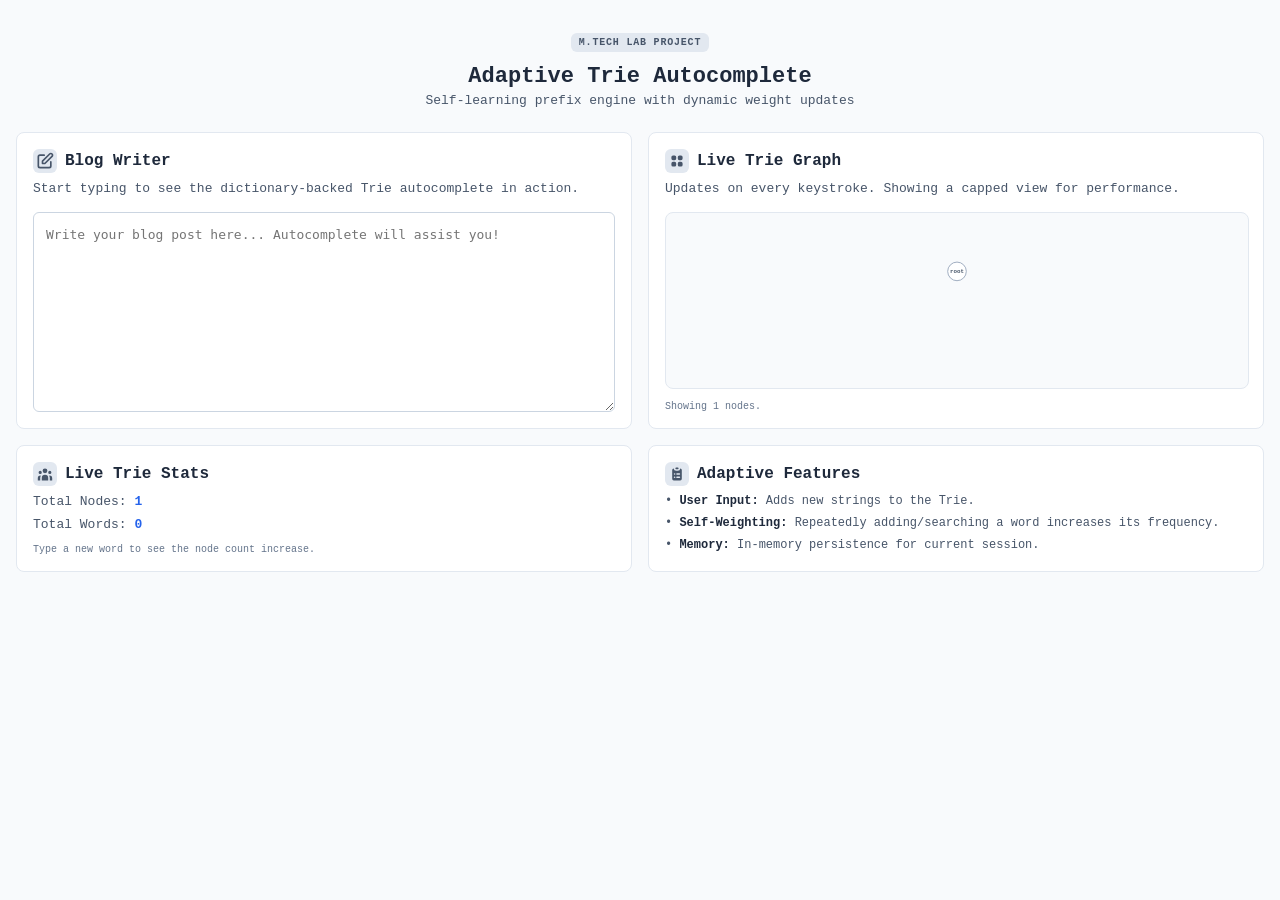
<file: index.html>
<!DOCTYPE html>
<html lang="en">

<head>
    <meta charset="UTF-8">
    <meta name="viewport" content="width=device-width, initial-scale=1.0">
    <title>Adaptive Trie Autocomplete</title>
    <link rel="stylesheet" href="style.css">
</head>

<body class="page">

    <div class="container">
        <!-- Header Section -->
        <div class="header">
            <span class="badge">M.Tech Lab Project</span>
            <h1 class="title">Adaptive Trie Autocomplete</h1>
            <p class="subtitle">Self-learning prefix engine with dynamic weight updates</p>
        </div>



        <!-- Documentation Card -->
        <div class="stats-grid">
            <!-- Blog Writer Section -->
            <div class="card">
                <h3 class="card-title">
                    <span class="icon-badge">
                        <svg class="w-5 h-5" fill="none" stroke="currentColor" viewBox="0 0 24 24">
                            <path stroke-linecap="round" stroke-linejoin="round" stroke-width="2"
                                d="M11 5H6a2 2 0 00-2 2v11a2 2 0 002 2h11a2 2 0 002-2v-5m-1.414-9.414a2 2 0 112.828 2.828L11.828 15H9v-2.828l8.586-8.586z">
                            </path>
                        </svg>
                    </span>
                    Blog Writer
                </h3>
                <p class="text-muted">Start typing to see the dictionary-backed Trie autocomplete in
                    action.</p>
                <div class="editor-wrap">
                    <textarea id="blogEditor" rows="8" class="editor"
                        placeholder="Write your blog post here... Autocomplete will assist you!"></textarea>
                    <!-- Editor Suggestions -->
                    <div id="editorSuggestions" class="editor-suggestions hidden">
                    </div>
                </div>
            </div>

            <div class="card">
                <h3 class="card-title">
                    <span class="icon-badge">
                        <svg class="w-4 h-4" fill="currentColor" viewBox="0 0 20 20">
                            <path
                                d="M5 3a2 2 0 00-2 2v2a2 2 0 002 2h2a2 2 0 002-2V5a2 2 0 00-2-2H5zm8 0a2 2 0 00-2 2v2a2 2 0 002 2h2a2 2 0 002-2V5a2 2 0 00-2-2h-2zM5 11a2 2 0 00-2 2v2a2 2 0 002 2h2a2 2 0 002-2v-2a2 2 0 00-2-2H5zm8 0a2 2 0 00-2 2v2a2 2 0 002 2h2a2 2 0 002-2v-2a2 2 0 00-2-2h-2z">
                            </path>
                        </svg>
                    </span>
                    Live Trie Graph
                </h3>
                <p class="text-muted">Updates on every keystroke. Showing a capped view for performance.</p>
                <div class="graph-wrap">
                    <svg id="trieGraph" class="trie-graph" role="img" aria-label="Trie graph visualization"></svg>
                </div>
                <p id="graphStatus" class="note"></p>
            </div>
            <div class="card">
                <h3 class="card-title">
                    <span class="icon-badge">
                        <svg class="w-4 h-4" fill="currentColor" viewBox="0 0 20 20">
                            <path
                                d="M13 6a3 3 0 11-6 0 3 3 0 016 0zM18 8a2 2 0 11-4 0 2 2 0 014 0zM14 15a4 4 0 00-8 0v3h8v-3zM6 8a2 2 0 11-4 0 2 2 0 014 0zM16 18v-3a5.972 5.972 0 00-.75-2.906A3.005 3.005 0 0119 15v3h-3zM4.75 12.094A5.973 5.973 0 004 15v3H1v-3a3 3 0 013.75-2.906z">
                            </path>
                        </svg>
                    </span>
                    Live Trie Stats
                </h3>
                <div class="stat-lines">
                    <p class="stat-line">Total Nodes: <span id="nodeCount" class="stat-value">0</span></p>
                    <p class="stat-line">Total Words: <span id="wordCountDisplay" class="stat-value">0</span></p>
                </div>
                <p class="note">Type a new word to see the node count increase.</p>
            </div>

            <div class="card">
                <h3 class="card-title">
                    <span class="icon-badge">
                        <svg class="w-4 h-4" fill="currentColor" viewBox="0 0 20 20">
                            <path d="M9 2a1 1 0 000 2h2a1 1 0 100-2H9z"></path>
                            <path fill-rule="evenodd"
                                d="M4 5a2 2 0 012-2 3 3 0 003 3h2a3 3 0 003-3 2 2 0 012 2v11a2 2 0 01-2 2H6a2 2 0 01-2-2V5zm3 4a1 1 0 000 2h.01a1 1 0 100-2H7zm3 0a1 1 0 000 2h3a1 1 0 100-2h-3zm-3 4a1 1 0 100 2h.01a1 1 0 100-2H7zm3 0a1 1 0 100 2h3a1 1 0 100-2h-3z"
                                clip-rule="evenodd"></path>
                        </svg>
                    </span>
                    Adaptive Features
                </h3>
                <ul class="feature-list">
                    <li>• <span class="text-strong">User Input:</span> Adds new strings to the Trie.</li>
                    <li>• <span class="text-strong">Self-Weighting:</span> Repeatedly adding/searching a word increases
                        its
                        frequency.</li>
                    <li>• <span class="text-strong">Memory:</span> In-memory persistence for current session.</li>
                </ul>
            </div>
        </div>
    </div>

    <!-- Toast Notification -->
    <div id="toast" class="toast"></div>

    <!-- Loading Status -->
    <div id="loadingStatus" class="loading-status">
        <p id="loadingText"></p>
    </div>

    <script src="script.js"></script>
</body>

</html>
</file>
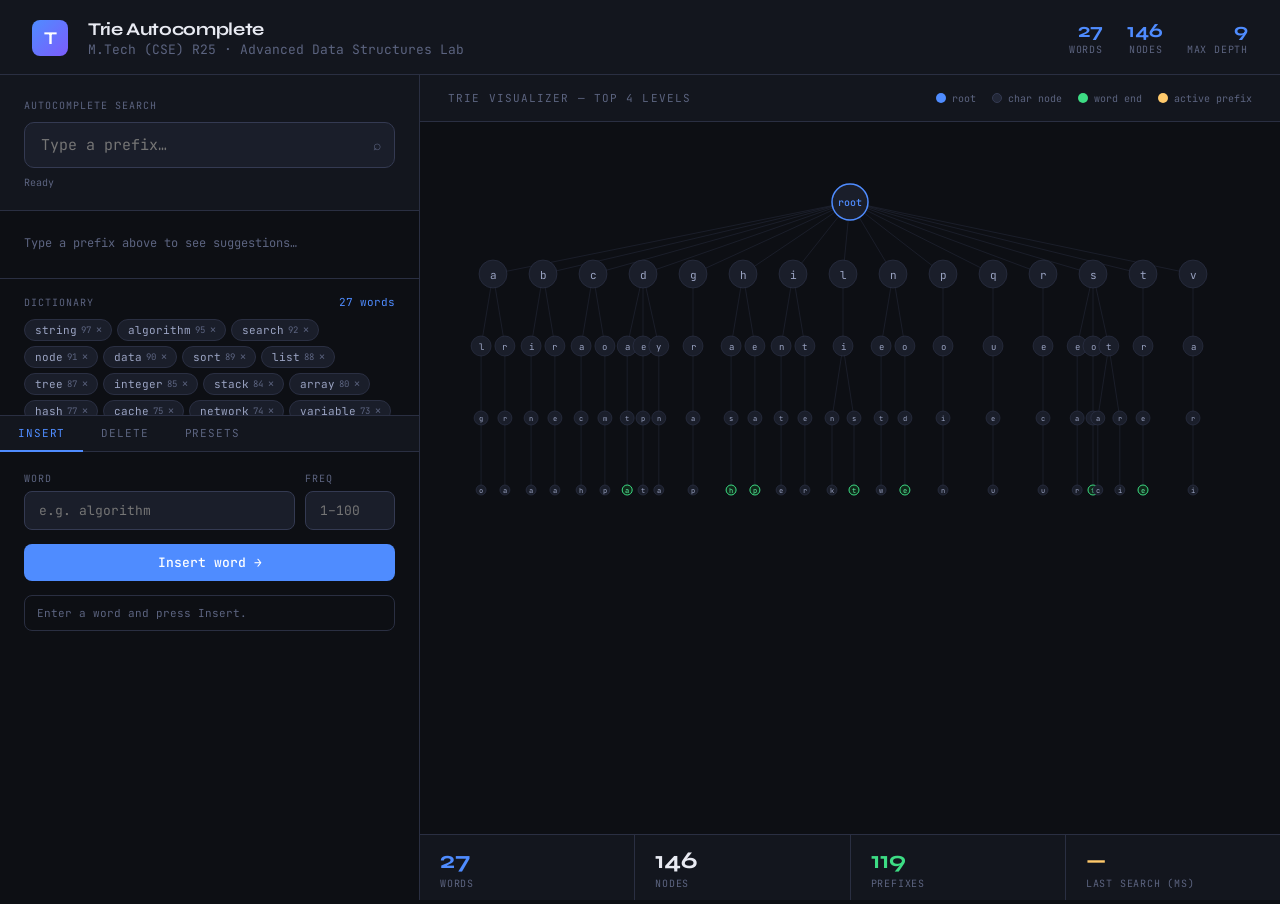
<file: triee_clause.html>
<!DOCTYPE html>
<html lang="en">
<head>
<meta charset="UTF-8">
<meta name="viewport" content="width=device-width, initial-scale=1.0">
<title>Autocomplete — Trie Data Structure</title>
<link href="https://fonts.googleapis.com/css2?family=JetBrains+Mono:wght@300;400;500;700&family=Syne:wght@400;600;700;800&display=swap" rel="stylesheet">
<style>
  *, *::before, *::after { box-sizing: border-box; margin: 0; padding: 0; }

  :root {
    --bg:       #0d0f14;
    --bg1:      #13161e;
    --bg2:      #1a1e2a;
    --bg3:      #222737;
    --border:   #2a2f42;
    --border2:  #343a52;
    --accent:   #4f8cff;
    --accent2:  #7eb3ff;
    --green:    #3ddc84;
    --green2:   #5aeea0;
    --amber:    #ffc96b;
    --red:      #ff6b6b;
    --text:     #e8eaf2;
    --text2:    #9aa3c2;
    --text3:    #5c6480;
    --mono:     'JetBrains Mono', monospace;
    --sans:     'Syne', sans-serif;
  }

  html, body { height: 100%; background: var(--bg); color: var(--text); font-family: var(--mono); overflow-x: hidden; }

  /* ── SCROLLBAR ── */
  ::-webkit-scrollbar { width: 4px; height: 4px; }
  ::-webkit-scrollbar-track { background: transparent; }
  ::-webkit-scrollbar-thumb { background: var(--border2); border-radius: 2px; }

  /* ── LAYOUT ── */
  .app { display: grid; grid-template-rows: auto 1fr; min-height: 100vh; }

  /* ── HEADER ── */
  header {
    padding: 18px 32px 16px;
    border-bottom: 1px solid var(--border);
    display: flex; align-items: center; gap: 20px;
    background: var(--bg1);
    position: sticky; top: 0; z-index: 100;
  }
  .logo-mark {
    width: 36px; height: 36px; border-radius: 8px;
    background: linear-gradient(135deg, var(--accent) 0%, #7c5cfc 100%);
    display: flex; align-items: center; justify-content: center;
    font-size: 18px; font-weight: 700; color: #fff; font-family: var(--sans);
    flex-shrink: 0;
  }
  header h1 { font-family: var(--sans); font-size: 18px; font-weight: 700; color: var(--text); letter-spacing: -0.02em; }
  header h1 span { color: var(--text3); font-weight: 400; font-size: 13px; display: block; margin-top: 1px; font-family: var(--mono); letter-spacing: 0; }
  .header-stats { margin-left: auto; display: flex; gap: 24px; }
  .hstat { text-align: right; }
  .hstat-val { font-size: 20px; font-weight: 700; color: var(--accent); font-family: var(--sans); line-height: 1; }
  .hstat-label { font-size: 10px; color: var(--text3); margin-top: 2px; text-transform: uppercase; letter-spacing: .08em; }

  /* ── MAIN GRID ── */
  main { display: grid; grid-template-columns: 420px 1fr; gap: 0; height: 100%; }

  /* ── LEFT PANEL ── */
  .left-panel { border-right: 1px solid var(--border); display: flex; flex-direction: column; height: calc(100vh - 71px); overflow: hidden; }

  /* ── AUTOCOMPLETE BOX ── */
  .search-section {
    padding: 24px 24px 20px;
    border-bottom: 1px solid var(--border);
    background: var(--bg1);
  }
  .search-label { font-size: 10px; text-transform: uppercase; letter-spacing: .1em; color: var(--text3); margin-bottom: 10px; }
  .search-wrap { position: relative; }
  .search-input {
    width: 100%;
    background: var(--bg2);
    border: 1px solid var(--border2);
    border-radius: 10px;
    padding: 12px 44px 12px 16px;
    font-family: var(--mono);
    font-size: 15px;
    color: var(--text);
    outline: none;
    transition: border-color .2s, box-shadow .2s;
    caret-color: var(--accent);
  }
  .search-input:focus { border-color: var(--accent); box-shadow: 0 0 0 3px rgba(79,140,255,.12); }
  .search-icon { position: absolute; right: 14px; top: 50%; transform: translateY(-50%); color: var(--text3); font-size: 14px; pointer-events: none; }
  .timing { font-size: 10px; color: var(--text3); margin-top: 8px; height: 14px; transition: color .2s; }
  .timing.hit { color: var(--green); }

  /* ── SUGGESTIONS ── */
  .suggestions-wrap { padding: 16px 24px; border-bottom: 1px solid var(--border); min-height: 68px; }
  .sugg-empty { font-size: 12px; color: var(--text3); padding: 8px 0; }
  .sugg-list { display: flex; flex-direction: column; gap: 4px; }
  .sugg-item {
    display: flex; align-items: center; gap: 0;
    padding: 8px 12px; border-radius: 8px;
    background: var(--bg2); border: 1px solid var(--border);
    cursor: pointer; transition: background .15s, border-color .15s;
    font-size: 13px; position: relative; overflow: hidden;
  }
  .sugg-item:hover { background: var(--bg3); border-color: var(--accent); }
  .sugg-item.top { border-color: var(--accent); }
  .sugg-rank { font-size: 9px; color: var(--text3); min-width: 18px; margin-right: 6px; }
  .sugg-match { color: var(--accent); font-weight: 500; }
  .sugg-rest { color: var(--text2); }
  .sugg-freq {
    margin-left: auto; font-size: 10px; padding: 2px 6px;
    background: var(--bg3); border-radius: 4px; color: var(--text3);
    border: 1px solid var(--border);
  }
  .sugg-item.top .sugg-freq { background: rgba(79,140,255,.12); color: var(--accent2); border-color: rgba(79,140,255,.3); }
  .sugg-bar {
    position: absolute; left: 0; top: 0; bottom: 0;
    background: rgba(79,140,255,.05); border-right: 2px solid transparent;
    transition: width .3s ease;
  }
  .sugg-item.top .sugg-bar { border-right-color: var(--accent); }

  /* ── TABS ── */
  .ops-section { flex: 1; display: flex; flex-direction: column; overflow: hidden; }
  .tab-bar { display: flex; border-bottom: 1px solid var(--border); background: var(--bg1); }
  .tab-btn {
    padding: 10px 18px; font-size: 11px; font-family: var(--mono);
    text-transform: uppercase; letter-spacing: .08em;
    color: var(--text3); background: transparent; border: none;
    cursor: pointer; border-bottom: 2px solid transparent;
    margin-bottom: -1px; transition: color .15s, border-color .15s;
  }
  .tab-btn.active { color: var(--accent); border-bottom-color: var(--accent); }
  .tab-content { flex: 1; overflow-y: auto; padding: 20px 24px; }
  .tab-pane { display: none; }
  .tab-pane.active { display: block; }

  /* ── FORM ELEMENTS ── */
  .field { margin-bottom: 14px; }
  .field label { font-size: 10px; text-transform: uppercase; letter-spacing: .1em; color: var(--text3); display: block; margin-bottom: 6px; }
  .field input {
    width: 100%; background: var(--bg2); border: 1px solid var(--border2);
    border-radius: 8px; padding: 10px 14px; font-family: var(--mono);
    font-size: 13px; color: var(--text); outline: none;
    transition: border-color .2s, box-shadow .2s;
  }
  .field input:focus { border-color: var(--accent); box-shadow: 0 0 0 3px rgba(79,140,255,.1); }
  .field-row { display: flex; gap: 10px; }
  .field-row .field { flex: 1; margin-bottom: 0; }
  .field-row .field.narrow { flex: 0 0 90px; }

  .btn {
    width: 100%; padding: 10px 20px; border-radius: 8px;
    font-family: var(--mono); font-size: 13px; font-weight: 500;
    cursor: pointer; border: none; transition: opacity .15s, transform .1s;
    margin-top: 14px;
  }
  .btn:active { transform: scale(.98); }
  .btn-primary { background: var(--accent); color: #fff; }
  .btn-primary:hover { opacity: .9; }
  .btn-danger { background: transparent; color: var(--red); border: 1px solid var(--red); }
  .btn-danger:hover { background: rgba(255,107,107,.08); }

  /* ── LOG ── */
  .log-box {
    margin-top: 14px; padding: 10px 12px; border-radius: 8px;
    background: var(--bg); border: 1px solid var(--border);
    font-size: 11px; color: var(--text3); min-height: 36px;
    transition: color .2s;
  }
  .log-box.ok { color: var(--green); }
  .log-box.err { color: var(--red); }
  .log-box.info { color: var(--amber); }

  /* ── PRESET CHIPS ── */
  .preset-grid { display: grid; grid-template-columns: 1fr 1fr; gap: 8px; }
  .preset-chip {
    padding: 10px 14px; border-radius: 8px; border: 1px solid var(--border2);
    background: var(--bg2); cursor: pointer; font-family: var(--mono);
    font-size: 11px; color: var(--text2); transition: all .15s; text-align: left;
  }
  .preset-chip:hover { border-color: var(--accent); color: var(--accent); background: rgba(79,140,255,.05); }
  .preset-chip strong { display: block; font-size: 13px; margin-bottom: 2px; color: var(--text); }
  .clear-btn {
    width: 100%; margin-top: 14px; padding: 8px; border-radius: 8px;
    background: transparent; border: 1px solid var(--border2);
    color: var(--text3); font-family: var(--mono); font-size: 11px;
    cursor: pointer; transition: all .15s;
  }
  .clear-btn:hover { border-color: var(--red); color: var(--red); background: rgba(255,107,107,.04); }

  /* ── DICTIONARY ── */
  .dict-section { padding: 16px 24px 0; border-bottom: 1px solid var(--border); }
  .dict-header { display: flex; align-items: center; justify-content: space-between; margin-bottom: 10px; }
  .dict-title { font-size: 10px; text-transform: uppercase; letter-spacing: .1em; color: var(--text3); }
  .dict-count { font-size: 11px; color: var(--accent); }
  .dict-chips { display: flex; flex-wrap: wrap; gap: 5px; max-height: 96px; overflow-y: auto; padding-bottom: 16px; }
  .dict-chip {
    display: flex; align-items: center; gap: 4px;
    padding: 3px 8px 3px 10px; border-radius: 20px;
    background: var(--bg2); border: 1px solid var(--border);
    font-size: 11px; color: var(--text2);
    transition: border-color .15s;
  }
  .dict-chip:hover { border-color: var(--border2); }
  .dict-chip .chip-freq { font-size: 9px; color: var(--text3); }
  .dict-chip .chip-del { font-size: 10px; color: var(--text3); cursor: pointer; padding: 0 1px; line-height: 1; transition: color .15s; }
  .dict-chip .chip-del:hover { color: var(--red); }

  /* ── RIGHT PANEL ── */
  .right-panel { display: flex; flex-direction: column; height: calc(100vh - 71px); overflow: hidden; }
  .vis-header { padding: 16px 28px; border-bottom: 1px solid var(--border); display: flex; align-items: center; gap: 16px; background: var(--bg1); flex-shrink: 0; }
  .vis-title { font-size: 11px; text-transform: uppercase; letter-spacing: .1em; color: var(--text3); }
  .vis-legend { display: flex; gap: 16px; margin-left: auto; }
  .leg-item { display: flex; align-items: center; gap: 6px; font-size: 10px; color: var(--text3); }
  .leg-dot { width: 10px; height: 10px; border-radius: 50%; }
  .leg-dot.root { background: var(--accent); }
  .leg-dot.mid { background: var(--bg3); border: 1px solid var(--border2); }
  .leg-dot.end { background: var(--green); }
  .leg-dot.highlight { background: var(--amber); }

  .vis-body { flex: 1; overflow: auto; padding: 24px 28px; }
  #trie-canvas { width: 100%; min-height: 400px; }

  /* ── INFO CARDS ── */
  .info-strip { display: grid; grid-template-columns: repeat(4,1fr); gap: 1px; border-top: 1px solid var(--border); background: var(--border); flex-shrink: 0; }
  .info-card { background: var(--bg1); padding: 14px 20px; }
  .info-val { font-size: 24px; font-weight: 700; color: var(--text); font-family: var(--sans); line-height: 1; }
  .info-val.accent { color: var(--accent); }
  .info-val.green { color: var(--green); }
  .info-val.amber { color: var(--amber); }
  .info-label { font-size: 10px; color: var(--text3); margin-top: 4px; text-transform: uppercase; letter-spacing: .08em; }

  /* ── ANIMATIONS ── */
  @keyframes fadeIn { from { opacity: 0; transform: translateY(4px); } to { opacity: 1; transform: none; } }
  .sugg-item { animation: fadeIn .15s ease both; }
  .sugg-item:nth-child(1) { animation-delay: 0ms; }
  .sugg-item:nth-child(2) { animation-delay: 30ms; }
  .sugg-item:nth-child(3) { animation-delay: 60ms; }
  .sugg-item:nth-child(4) { animation-delay: 90ms; }
  .sugg-item:nth-child(5) { animation-delay: 120ms; }

  /* ── RESPONSIVE ── */
  @media (max-width: 900px) {
    main { grid-template-columns: 1fr; grid-template-rows: auto auto; }
    .left-panel { height: auto; }
    .right-panel { height: 480px; }
    .info-strip { grid-template-columns: repeat(2,1fr); }
    header { padding: 14px 20px; }
    .header-stats { gap: 16px; }
  }
</style>
</head>
<body>
<div class="app">

  <header>
    <div class="logo-mark">T</div>
    <h1>Trie Autocomplete <span>M.Tech (CSE) R25 · Advanced Data Structures Lab</span></h1>
    <div class="header-stats">
      <div class="hstat"><div class="hstat-val" id="h-words">0</div><div class="hstat-label">Words</div></div>
      <div class="hstat"><div class="hstat-val" id="h-nodes">1</div><div class="hstat-label">Nodes</div></div>
      <div class="hstat"><div class="hstat-val" id="h-depth">0</div><div class="hstat-label">Max Depth</div></div>
    </div>
  </header>

  <main>
    <!-- ── LEFT PANEL ── -->
    <div class="left-panel">

      <!-- Search -->
      <div class="search-section">
        <div class="search-label">Autocomplete Search</div>
        <div class="search-wrap">
          <input class="search-input" id="search-input" type="text" placeholder="Type a prefix…" autocomplete="off" spellcheck="false">
          <span class="search-icon">⌕</span>
        </div>
        <div class="timing" id="timing">Ready</div>
      </div>

      <!-- Suggestions -->
      <div class="suggestions-wrap" id="sugg-wrap">
        <div class="sugg-empty">Type a prefix above to see suggestions…</div>
      </div>

      <!-- Dictionary -->
      <div class="dict-section">
        <div class="dict-header">
          <div class="dict-title">Dictionary</div>
          <div class="dict-count" id="dict-count">0 words</div>
        </div>
        <div class="dict-chips" id="dict-chips">
          <span style="font-size:11px;color:var(--text3)">No words yet.</span>
        </div>
      </div>

      <!-- Operations -->
      <div class="ops-section">
        <div class="tab-bar">
          <button class="tab-btn active" onclick="switchTab('insert',this)">Insert</button>
          <button class="tab-btn" onclick="switchTab('delete',this)">Delete</button>
          <button class="tab-btn" onclick="switchTab('preset',this)">Presets</button>
        </div>
        <div class="tab-content">

          <!-- Insert tab -->
          <div class="tab-pane active" id="tab-insert">
            <div class="field-row">
              <div class="field">
                <label>Word</label>
                <input type="text" id="ins-word" placeholder="e.g. algorithm" spellcheck="false" onkeydown="if(event.key==='Enter')doInsert()">
              </div>
              <div class="field narrow">
                <label>Freq</label>
                <input type="number" id="ins-freq" placeholder="1–100" min="1" max="999">
              </div>
            </div>
            <button class="btn btn-primary" onclick="doInsert()">Insert word →</button>
            <div class="log-box" id="ins-log">Enter a word and press Insert.</div>
          </div>

          <!-- Delete tab -->
          <div class="tab-pane" id="tab-delete">
            <div class="field">
              <label>Word to delete</label>
              <input type="text" id="del-word" placeholder="e.g. stack" spellcheck="false" onkeydown="if(event.key==='Enter')doDelete()">
            </div>
            <button class="btn btn-danger" onclick="doDelete()">Delete word ✕</button>
            <div class="log-box" id="del-log">Enter a word to remove from the Trie.</div>
          </div>

          <!-- Preset tab -->
          <div class="tab-pane" id="tab-preset">
            <div class="preset-grid">
              <div class="preset-chip" onclick="loadPreset('tech')"><strong>Tech Terms</strong>27 words</div>
              <div class="preset-chip" onclick="loadPreset('geo')"><strong>World Cities</strong>25 words</div>
              <div class="preset-chip" onclick="loadPreset('sci')"><strong>Science</strong>28 words</div>
              <div class="preset-chip" onclick="loadPreset('ds')"><strong>Data Structures</strong>22 words</div>
            </div>
            <div class="log-box" id="preset-log">Choose a preset to bulk-load.</div>
            <button class="clear-btn" onclick="clearAll()">⊘ Clear entire Trie</button>
          </div>

        </div>
      </div>
    </div>

    <!-- ── RIGHT PANEL ── -->
    <div class="right-panel">
      <div class="vis-header">
        <span class="vis-title">Trie Visualizer — top 4 levels</span>
        <div class="vis-legend">
          <div class="leg-item"><div class="leg-dot root"></div>root</div>
          <div class="leg-item"><div class="leg-dot mid"></div>char node</div>
          <div class="leg-item"><div class="leg-dot end"></div>word end</div>
          <div class="leg-item"><div class="leg-dot highlight"></div>active prefix</div>
        </div>
      </div>
      <div class="vis-body">
        <svg id="trie-canvas"></svg>
      </div>
      <div class="info-strip">
        <div class="info-card"><div class="info-val accent" id="i-words">0</div><div class="info-label">Words</div></div>
        <div class="info-card"><div class="info-val" id="i-nodes">1</div><div class="info-label">Nodes</div></div>
        <div class="info-card"><div class="info-val green" id="i-prefixes">0</div><div class="info-label">Prefixes</div></div>
        <div class="info-card"><div class="info-val amber" id="i-time">—</div><div class="info-label">Last search (ms)</div></div>
      </div>
    </div>
  </main>

</div>

<script>
// ═══════════════════════════════════════════
//  TRIE DATA STRUCTURE
// ═══════════════════════════════════════════
class TrieNode {
  constructor() { this.children = {}; this.isEnd = false; this.freq = 1; }
}

class Trie {
  constructor() { this.root = new TrieNode(); this.wordCount = 0; this.nodeCount = 1; }

  insert(word, freq = 1) {
    let node = this.root, added = 0;
    for (const ch of word) {
      if (!node.children[ch]) { node.children[ch] = new TrieNode(); added++; }
      node = node.children[ch];
    }
    if (!node.isEnd) { node.isEnd = true; this.wordCount++; }
    node.freq = freq;
    this.nodeCount += added;
    return added;
  }

  search(prefix, topK = 8) {
    let node = this.root;
    for (const ch of prefix) { if (!node.children[ch]) return []; node = node.children[ch]; }
    const results = [];
    const dfs = (n, w) => {
      if (results.length >= topK * 3) return;
      if (n.isEnd) results.push({ word: w, freq: n.freq });
      for (const ch of Object.keys(n.children).sort()) dfs(n.children[ch], w + ch);
    };
    dfs(node, prefix);
    return results.sort((a, b) => b.freq - a.freq || a.word.localeCompare(b.word)).slice(0, topK);
  }

  contains(word) {
    let node = this.root;
    for (const ch of word) { if (!node.children[ch]) return false; node = node.children[ch]; }
    return node.isEnd;
  }

  delete(word) {
    const path = [];
    let node = this.root;
    for (const ch of word) {
      if (!node.children[ch]) return false;
      path.push([node, ch]);
      node = node.children[ch];
    }
    if (!node.isEnd) return false;
    node.isEnd = false; this.wordCount--;
    for (let i = path.length - 1; i >= 0; i--) {
      const [parent, ch] = path[i];
      const child = parent.children[ch];
      if (!Object.keys(child.children).length && !child.isEnd) { delete parent.children[ch]; this.nodeCount--; }
      else break;
    }
    return true;
  }

  allWords() {
    const res = [];
    const dfs = (n, w) => { if (n.isEnd) res.push({ word: w, freq: n.freq }); for (const ch in n.children) dfs(n.children[ch], w + ch); };
    dfs(this.root, '');
    return res.sort((a, b) => b.freq - a.freq || a.word.localeCompare(b.word));
  }

  maxDepth() {
    let d = 0;
    const dfs = (n, depth) => { d = Math.max(d, depth); for (const ch in n.children) dfs(n.children[ch], depth + 1); };
    dfs(this.root, 0); return d;
  }

  countPrefixes() {
    let c = 0;
    const dfs = n => { if (Object.keys(n.children).length) c++; for (const ch in n.children) dfs(n.children[ch]); };
    dfs(this.root); return c;
  }
}

// ═══════════════════════════════════════════
//  PRESETS
// ═══════════════════════════════════════════
const PRESETS = {
  tech: [['algorithm',95],['array',80],['binary',70],['breadth',60],['cache',75],['compiler',65],['data',90],['depth',58],['dynamic',72],['graph',68],['hash',77],['heap',62],['integer',85],['iterator',55],['linked',63],['list',88],['network',74],['node',91],['pointer',59],['queue',66],['recursion',71],['search',92],['sort',89],['stack',84],['string',97],['tree',87],['variable',73]],
  geo:  [['amsterdam',40],['athens',38],['bangalore',55],['beijing',72],['berlin',65],['cairo',48],['chicago',60],['dubai',58],['delhi',70],['hyderabad',62],['istanbul',45],['jakarta',50],['london',90],['madrid',55],['moscow',62],['mumbai',68],['nairobi',35],['paris',88],['rome',70],['seoul',58],['shanghai',75],['singapore',80],['sydney',72],['tokyo',85],['toronto',60]],
  sci:  [['atom',75],['biology',65],['chromosome',45],['circuit',60],['dna',70],['electron',68],['entropy',55],['enzyme',52],['force',78],['frequency',60],['gene',72],['gravity',80],['hydrogen',65],['ion',58],['kinetics',45],['laser',62],['mass',82],['molecule',70],['neutron',58],['nucleus',68],['orbit',60],['photon',55],['proton',65],['quantum',72],['radiation',58],['velocity',70],['wavelength',55],['thermodynamics',40]],
  ds:   [['array',90],['binarytree',72],['btree',65],['deque',55],['graph',80],['hashtable',85],['heap',75],['linkedlist',88],['matrix',60],['queue',78],['segment',55],['set',70],['skiplist',45],['stack',82],['trie',95],['tree',85],['vector',68],['avl',60],['redblack',58],['disjoint',50],['fibonacci',48],['bloom',42]]
};

// ═══════════════════════════════════════════
//  STATE
// ═══════════════════════════════════════════
const trie = new Trie();
let activePrefix = '';

// ═══════════════════════════════════════════
//  UI HELPERS
// ═══════════════════════════════════════════
function updateStats() {
  const w = trie.wordCount, n = trie.nodeCount, d = trie.maxDepth(), p = trie.countPrefixes();
  document.getElementById('h-words').textContent = w;
  document.getElementById('h-nodes').textContent = n;
  document.getElementById('h-depth').textContent = d;
  document.getElementById('i-words').textContent = w;
  document.getElementById('i-nodes').textContent = n;
  document.getElementById('i-prefixes').textContent = p;
}

function updateDict() {
  const words = trie.allWords();
  document.getElementById('dict-count').textContent = words.length + ' words';
  const el = document.getElementById('dict-chips');
  if (!words.length) { el.innerHTML = '<span style="font-size:11px;color:var(--text3)">No words yet.</span>'; return; }
  el.innerHTML = words.map(({ word, freq }) =>
    `<div class="dict-chip">${word}<span class="chip-freq">${freq}</span><span class="chip-del" onclick="quickDel('${word}')" title="Remove">✕</span></div>`
  ).join('');
}

function setLog(id, msg, type = '') {
  const el = document.getElementById(id);
  el.textContent = msg;
  el.className = 'log-box' + (type ? ' ' + type : '');
}

function switchTab(name, btn) {
  document.querySelectorAll('.tab-pane').forEach(p => p.classList.remove('active'));
  document.querySelectorAll('.tab-btn').forEach(b => b.classList.remove('active'));
  document.getElementById('tab-' + name).classList.add('active');
  btn.classList.add('active');
}

// ═══════════════════════════════════════════
//  AUTOCOMPLETE
// ═══════════════════════════════════════════
document.getElementById('search-input').addEventListener('input', function() {
  activePrefix = this.value.trim().toLowerCase();
  runSearch();
});

function runSearch() {
  const prefix = activePrefix;
  const timing = document.getElementById('timing');
  const wrap = document.getElementById('sugg-wrap');

  if (!prefix) {
    wrap.innerHTML = '<div class="sugg-empty">Type a prefix above to see suggestions…</div>';
    timing.textContent = 'Ready'; timing.className = 'timing';
    document.getElementById('i-time').textContent = '—';
    renderTrie('');
    return;
  }

  const t0 = performance.now();
  const results = trie.search(prefix, 8);
  const ms = (performance.now() - t0).toFixed(3);

  document.getElementById('i-time').textContent = ms;
  timing.className = 'timing' + (results.length ? ' hit' : '');
  timing.textContent = results.length
    ? `${results.length} match${results.length > 1 ? 'es' : ''} · ${ms}ms`
    : `No matches · ${ms}ms`;

  if (!results.length) {
    wrap.innerHTML = '<div class="sugg-empty">No words match this prefix.</div>';
  } else {
    const maxFreq = results[0].freq;
    wrap.innerHTML = '<div class="sugg-list">' + results.map((r, i) => {
      const pct = Math.round((r.freq / maxFreq) * 100);
      return `<div class="sugg-item${i === 0 ? ' top' : ''}" onclick="selectSugg('${r.word}')">
        <div class="sugg-bar" style="width:${pct}%"></div>
        <span class="sugg-rank">#${i+1}</span>
        <span><span class="sugg-match">${prefix}</span><span class="sugg-rest">${r.word.slice(prefix.length)}</span></span>
        <span class="sugg-freq">${r.freq}</span>
      </div>`;
    }).join('') + '</div>';
  }
  renderTrie(prefix);
}

function selectSugg(word) {
  document.getElementById('search-input').value = word;
  activePrefix = word;
  runSearch();
}

// ═══════════════════════════════════════════
//  INSERT / DELETE / CLEAR
// ═══════════════════════════════════════════
function doInsert() {
  const w = document.getElementById('ins-word').value.trim().toLowerCase();
  const f = parseInt(document.getElementById('ins-freq').value) || Math.floor(Math.random() * 40 + 40);
  if (!w) { setLog('ins-log', 'Please enter a word.', 'err'); return; }
  if (!/^[a-z]+$/.test(w)) { setLog('ins-log', 'Only letters a–z allowed.', 'err'); return; }
  const added = trie.insert(w, f);
  setLog('ins-log', `Inserted "${w}" (freq:${f}) — +${added} new node${added !== 1 ? 's' : ''}`, 'ok');
  document.getElementById('ins-word').value = '';
  document.getElementById('ins-freq').value = '';
  afterMutation();
}

function doDelete() {
  const w = document.getElementById('del-word').value.trim().toLowerCase();
  if (!w) { setLog('del-log', 'Enter a word to delete.', 'err'); return; }
  const ok = trie.delete(w);
  setLog('del-log', ok ? `Deleted "${w}" from Trie.` : `"${w}" not found in Trie.`, ok ? 'ok' : 'err');
  document.getElementById('del-word').value = '';
  afterMutation();
}

function quickDel(word) { trie.delete(word); afterMutation(); }

function loadPreset(key) {
  PRESETS[key].forEach(([w, f]) => trie.insert(w, f));
  setLog('preset-log', `Loaded ${PRESETS[key].length} words from "${key}" preset.`, 'ok');
  afterMutation();
}

function clearAll() {
  trie.root = new TrieNode(); trie.wordCount = 0; trie.nodeCount = 1;
  setLog('preset-log', 'Trie cleared.', 'info');
  afterMutation();
  document.getElementById('sugg-wrap').innerHTML = '<div class="sugg-empty">Type a prefix above to see suggestions…</div>';
}

function afterMutation() {
  updateStats(); updateDict(); runSearch();
}

// ═══════════════════════════════════════════
//  TRIE VISUALIZER
// ═══════════════════════════════════════════
function renderTrie(highlightPrefix) {
  const svg = document.getElementById('trie-canvas');
  const W = svg.parentElement.clientWidth - 56 || 600;
  const ROOT_R = 18, NODE_R = 14, SMALL_R = 10, TINY_R = 7;
  const LEVEL_H = 72;
  const MAX_L1 = 26, MAX_L2 = 6, MAX_L3 = 4, MAX_L4 = 3;

  const rootChildren = Object.keys(trie.root.children).sort();
  if (!rootChildren.length) {
    svg.setAttribute('viewBox', `0 0 ${W} 80`);
    svg.innerHTML = `<text x="${W/2}" y="44" text-anchor="middle" font-size="13" fill="#5c6480" font-family="JetBrains Mono, monospace">Insert words to visualise the Trie…</text>`;
    return;
  }

  // Build layout tree
  const nodes = [], edges = [];
  const hPrefix = (highlightPrefix || '').toLowerCase();
  const L1 = rootChildren.slice(0, MAX_L1);
  const colW = Math.max(34, Math.floor((W - 40) / L1.length));
  const cx1 = (i) => 20 + colW / 2 + i * colW;
  const rootX = W / 2, rootY = 40;

  L1.forEach((ch, i) => {
    const x = Math.min(cx1(i), W - 20);
    const y = rootY + LEVEL_H;
    const active = hPrefix.length >= 1 && hPrefix[0] === ch;
    nodes.push({ x, y, label: ch, isEnd: trie.root.children[ch].isEnd, r: NODE_R, active, id: ch });
    edges.push({ x1: rootX, y1: rootY, x2: x, y2: y, active });

    const l2node = trie.root.children[ch];
    const l2keys = Object.keys(l2node.children).sort().slice(0, MAX_L2);
    const subW = Math.min(colW * 0.95, (MAX_L2 * 28));
    l2keys.forEach((ch2, j) => {
      const x2 = x + (j - (l2keys.length - 1) / 2) * Math.min(30, subW / Math.max(l2keys.length, 1));
      const y2 = y + LEVEL_H;
      const active2 = active && hPrefix.length >= 2 && hPrefix[1] === ch2;
      nodes.push({ x: x2, y: y2, label: ch2, isEnd: l2node.children[ch2].isEnd, r: SMALL_R, active: active2, id: ch + ch2 });
      edges.push({ x1: x, y1: y, x2: x2, y2: y2, active: active && hPrefix.length >= 2 });

      const l3node = l2node.children[ch2];
      const l3keys = Object.keys(l3node.children).sort().slice(0, MAX_L3);
      l3keys.forEach((ch3, k) => {
        const x3 = x2 + (k - (l3keys.length - 1) / 2) * Math.min(22, 60 / Math.max(l3keys.length, 1));
        const y3 = y2 + LEVEL_H;
        const active3 = active2 && hPrefix.length >= 3 && hPrefix[2] === ch3;
        nodes.push({ x: x3, y: y3, label: ch3, isEnd: l3node.children[ch3].isEnd, r: TINY_R, active: active3, id: ch+ch2+ch3 });
        edges.push({ x1: x2, y1: y2, x2: x3, y2: y3, active: active2 && hPrefix.length >= 3 });

        const l4node = l3node.children[ch3];
        const l4keys = Object.keys(l4node.children).sort().slice(0, MAX_L4);
        l4keys.forEach((ch4, m) => {
          const x4 = x3 + (m - (l4keys.length - 1) / 2) * 14;
          const y4 = y3 + LEVEL_H;
          const active4 = active3 && hPrefix.length >= 4 && hPrefix[3] === ch4;
          nodes.push({ x: x4, y: y4, label: ch4, isEnd: l4node.children[ch4].isEnd, r: 5, active: active4, id: ch+ch2+ch3+ch4 });
          edges.push({ x1: x3, y1: y3, x2: x4, y2: y4, active: active3 && hPrefix.length >= 4 });
        });
      });
    });
  });

  const maxY = nodes.reduce((m, n) => Math.max(m, n.y), rootY) + 40;
  svg.setAttribute('viewBox', `0 0 ${W} ${maxY}`);
  svg.setAttribute('width', W);
  svg.setAttribute('height', maxY);

  let html = '';
  // Edges
  edges.forEach(e => {
    const clr = e.active ? '#4f8cff' : '#2a2f42';
    const sw = e.active ? 1.5 : 0.8;
    html += `<line x1="${e.x1.toFixed(1)}" y1="${e.y1}" x2="${e.x2.toFixed(1)}" y2="${e.y2}" stroke="${clr}" stroke-width="${sw}" opacity="${e.active ? 1 : 0.6}"/>`;
  });

  // Root node
  html += `<circle cx="${rootX}" cy="${rootY}" r="${ROOT_R}" fill="#1a1e2a" stroke="#4f8cff" stroke-width="1.5"/>`;
  html += `<text x="${rootX}" y="${rootY + 4}" text-anchor="middle" font-size="10" font-weight="500" fill="#4f8cff" font-family="JetBrains Mono,monospace">root</text>`;

  // Char nodes
  nodes.forEach(n => {
    let fill, stroke, sw, textFill;
    if (n.active) {
      fill = n.isEnd ? '#1a3a2a' : '#1e2235';
      stroke = n.isEnd ? '#3ddc84' : '#ffc96b';
      sw = 1.5; textFill = n.isEnd ? '#3ddc84' : '#ffc96b';
    } else if (n.isEnd) {
      fill = '#0f2a1a'; stroke = '#3ddc84'; sw = 1; textFill = '#5aeea0';
    } else {
      fill = '#1a1e2a'; stroke = '#343a52'; sw = 0.5; textFill = '#9aa3c2';
    }
    const fs = n.r <= 7 ? 7 : n.r <= 10 ? 9 : 11;
    html += `<circle cx="${n.x.toFixed(1)}" cy="${n.y}" r="${n.r}" fill="${fill}" stroke="${stroke}" stroke-width="${sw}"/>`;
    html += `<text x="${n.x.toFixed(1)}" y="${n.y + fs/2 - 1}" text-anchor="middle" font-size="${fs}" font-weight="${n.active ? '700' : '400'}" fill="${textFill}" font-family="JetBrains Mono,monospace">${n.label}</text>`;
  });

  // Overflow indicator
  if (rootChildren.length > MAX_L1) {
    html += `<text x="${W - 8}" y="${rootY + LEVEL_H + 5}" text-anchor="end" font-size="10" fill="#5c6480" font-family="JetBrains Mono,monospace">+${rootChildren.length - MAX_L1} more…</text>`;
  }

  svg.innerHTML = html;
}

// ═══════════════════════════════════════════
//  BOOT — load tech preset by default
// ═══════════════════════════════════════════
loadPreset('tech');
document.getElementById('preset-log').textContent = 'Tech preset loaded. Try searching "s" or "al".';
window.addEventListener('resize', () => renderTrie(activePrefix));
</script>
</body>
</html>
</file>
<file: style.css>
body {
    margin: 0;
    font-family: ui-monospace, SFMono-Regular, Menlo, Monaco, Consolas, "Liberation Mono", "Courier New", monospace;
    background: #f8fafc;
    color: #0f172a;
}

.page {
    min-height: 100vh;
}

.container {
    margin: 0 auto;
    padding: 32px 16px 0;
}

.header {
    text-align: center;
    margin-bottom: 24px;
}

.badge {
    display: inline-block;
    background: #e2e8f0;
    color: #475569;
    font-size: 10px;
    font-weight: 600;
    padding: 4px 8px;
    border-radius: 6px;
    text-transform: uppercase;
    letter-spacing: 0.08em;
}

.title {
    margin: 12px 0 4px;
    font-size: 22px;
    font-weight: 600;
    color: #1e293b;
}

.subtitle {
    margin: 0;
    font-size: 13px;
    color: #475569;
}

.card {
    background: #ffffff;
    border: 1px solid #e2e8f0;
    border-radius: 8px;
    padding: 16px;
    display: flex;
    flex-direction: column;
}

.card-title {
    display: flex;
    align-items: center;
    gap: 8px;
    margin: 0 0 8px;
    font-size: 16px;
    font-weight: 600;
    color: #1e293b;
}

.icon-badge {
    display: inline-flex;
    align-items: center;
    justify-content: center;
    width: 24px;
    height: 24px;
    border-radius: 6px;
    background: #e2e8f0;
    color: #475569;
}

.text-muted {
    margin: 0 0 8px;
    font-size: 13px;
    color: #475569;
}

.editor-wrap {
    position: relative;
    flex: 1;
    margin-top: 8px;
}

.editor {
    display: block;
    width: 100%;
    height: 200px;
    padding: 12px;
    border: 1px solid #cbd5e1;
    border-radius: 6px;
    font-size: 13px;
    line-height: 1.5;
    resize: vertical;
    box-sizing: border-box;
}

.editor:focus {
    outline: none;
    border-color: #94a3b8;
    box-shadow: 0 0 0 2px rgba(148, 163, 184, 0.3);
}

.editor-suggestions {
    position: absolute;
    top: 100%;
    left: 0;
    min-width: 250px;
    margin-top: 4px;
    border: 1px solid #e2e8f0;
    border-radius: 6px;
    background: #ffffff;
    overflow: hidden;
    z-index: 10;
}

.suggestion-item {
    padding: 8px 12px;
    font-size: 13px;
    font-weight: 500;
    color: #334155;
    border-bottom: 1px solid #f1f5f9;
    cursor: pointer;
}

.suggestion-item:last-child {
    border-bottom: 0;
}

.suggestion-item:hover {
    background: #f1f5f9;
}

.suggestion-item.is-selected {
    background: #e0e7ff;
}

.suggestion-match {
    color: #4338ca;
    font-weight: 700;
}

.hidden {
    display: none;
}


.stats-grid {
    display: grid;
    grid-template-columns: 1fr;
    gap: 16px;
    margin: 24px 0 0;
    max-width: none;
    padding: 0 0 24px;
}

.stat-lines {
    display: grid;
    gap: 8px;
}

.stat-line {
    margin: 0;
    font-size: 13px;
    color: #475569;
}

.stat-value {
    font-weight: 700;
    color: #2563eb;
    font-family: ui-monospace, SFMono-Regular, Menlo, Monaco, Consolas, "Liberation Mono", "Courier New", monospace;
}

.note {
    margin: 12px 0 0;
    font-size: 10px;
    color: #64748b;
}

.feature-list {
    margin: 0;
    padding: 0;
    list-style: none;
    display: grid;
    gap: 8px;
    font-size: 12px;
    color: #475569;
}

.graph-wrap {
    width: 100%;
    height: 200px;
    margin-top: 8px;
    border: 1px solid #e2e8f0;
    border-radius: 8px;
    background: #f8fafc;
    overflow: hidden;
    flex: 1;
}

.trie-graph {
    display: block;
    width: 100%;
    height: 100%;
}

.trie-edge {
    stroke: #cbd5e1;
    stroke-width: 1;
}

.trie-node {
    fill: #ffffff;
    stroke: #94a3b8;
    stroke-width: 1.5;
}

.trie-node-end {
    fill: #dbeafe;
    stroke: #2563eb;
}

.trie-label {
    font-size: 11px;
    fill: #0f172a;
    font-weight: 600;
    text-anchor: middle;
    dominant-baseline: middle;
}

.trie-root-label {
    font-size: 10px;
    fill: #475569;
    font-weight: 600;
}

.text-strong {
    color: #1e293b;
    font-weight: 600;
}

.w-4 {
    width: 16px;
}

.h-4 {
    height: 16px;
}

.w-5 {
    width: 20px;
}

.h-5 {
    height: 20px;
}

@media (min-width: 768px) {
    .stats-grid {
        grid-template-columns: repeat(2, 1fr);
        padding: 0 0 32px;
    }
}

.toast {
    position: fixed;
    bottom: 16px;
    right: 16px;
    background: #1e293b;
    color: #ffffff;
    padding: 12px 16px;
    border-radius: 6px;
    font-size: 13px;
    opacity: 0;
    transition: opacity 0.3s ease;
    z-index: 1000;
    pointer-events: none;
}

.loading-status {
    position: fixed;
    top: 16px;
    left: 16px;
    background: #e0e7ff;
    color: #4338ca;
    padding: 12px 16px;
    border-radius: 6px;
    font-size: 12px;
    border: 1px solid #c7d2fe;
    z-index: 1000;
    display: none;
}

.loading-status p {
    margin: 0;
    font-weight: 500;
}

.loading-status.visible {
    display: block;
}
</file>
